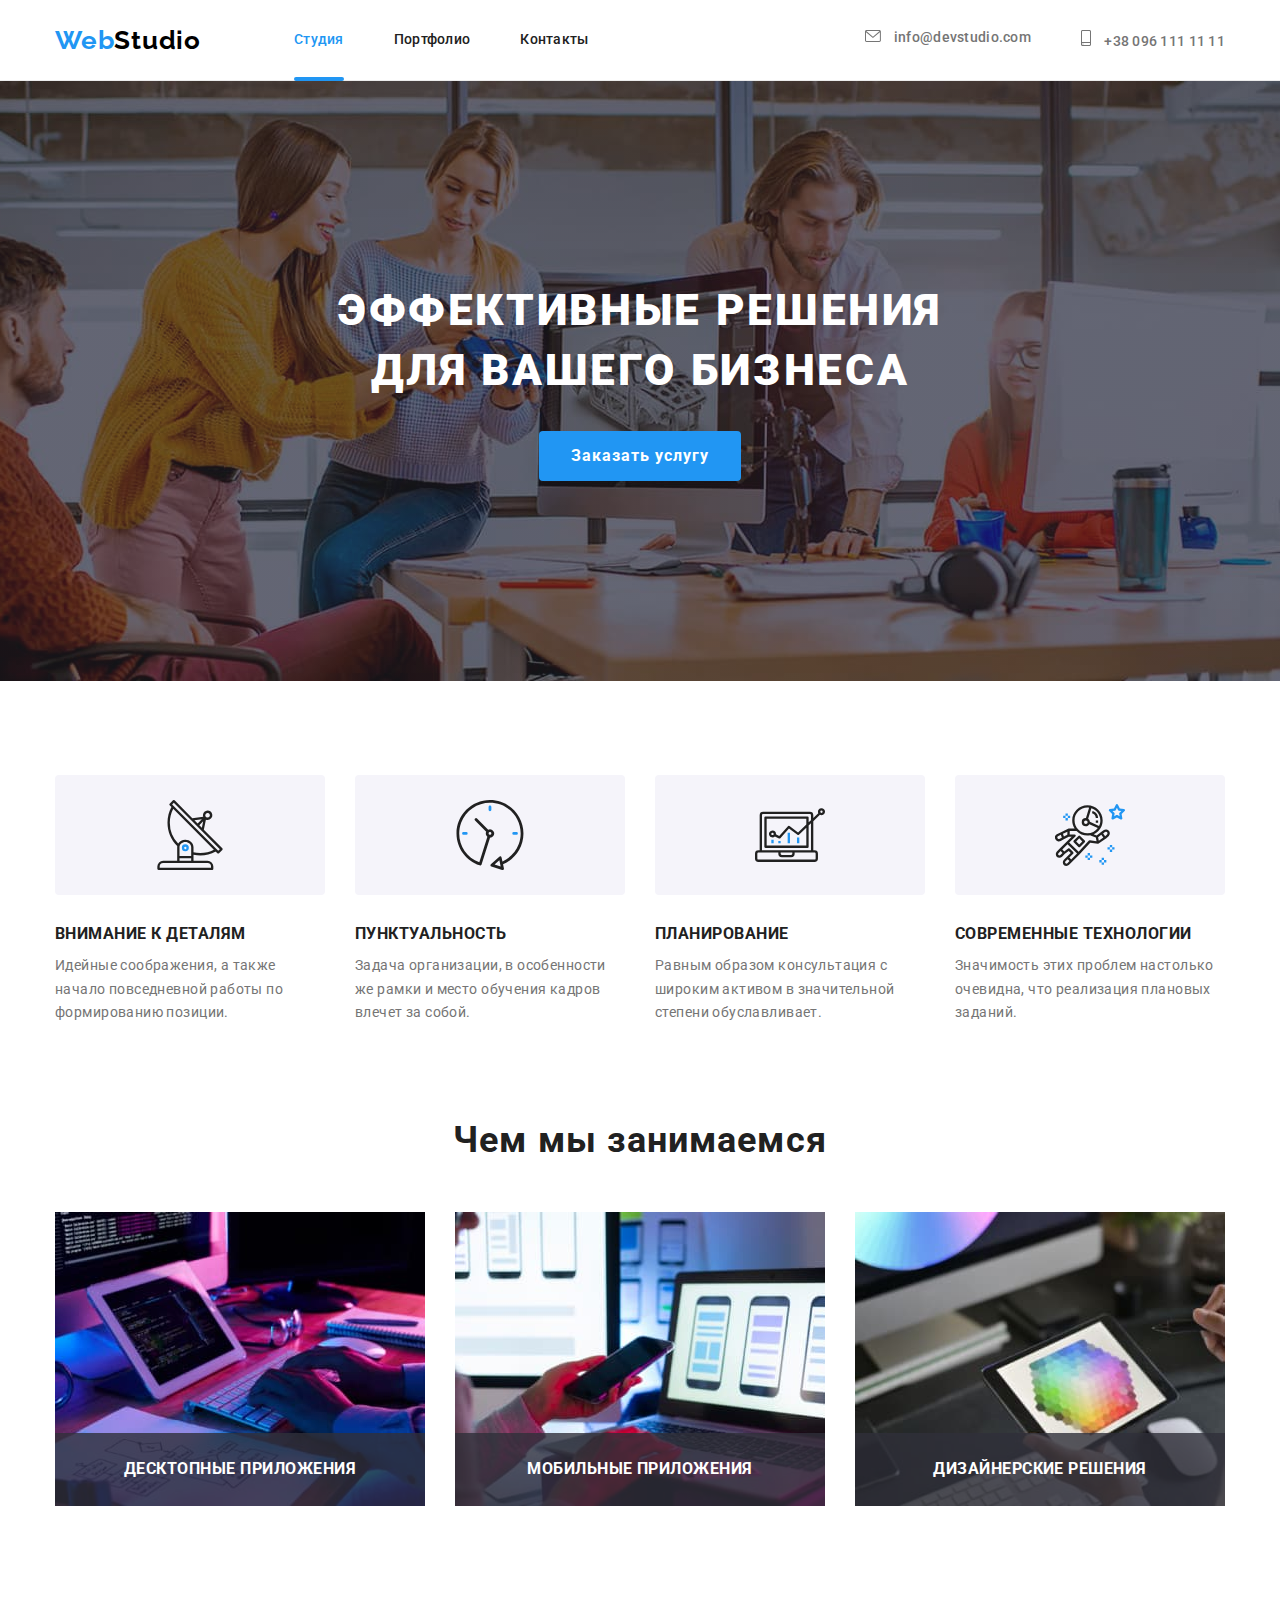
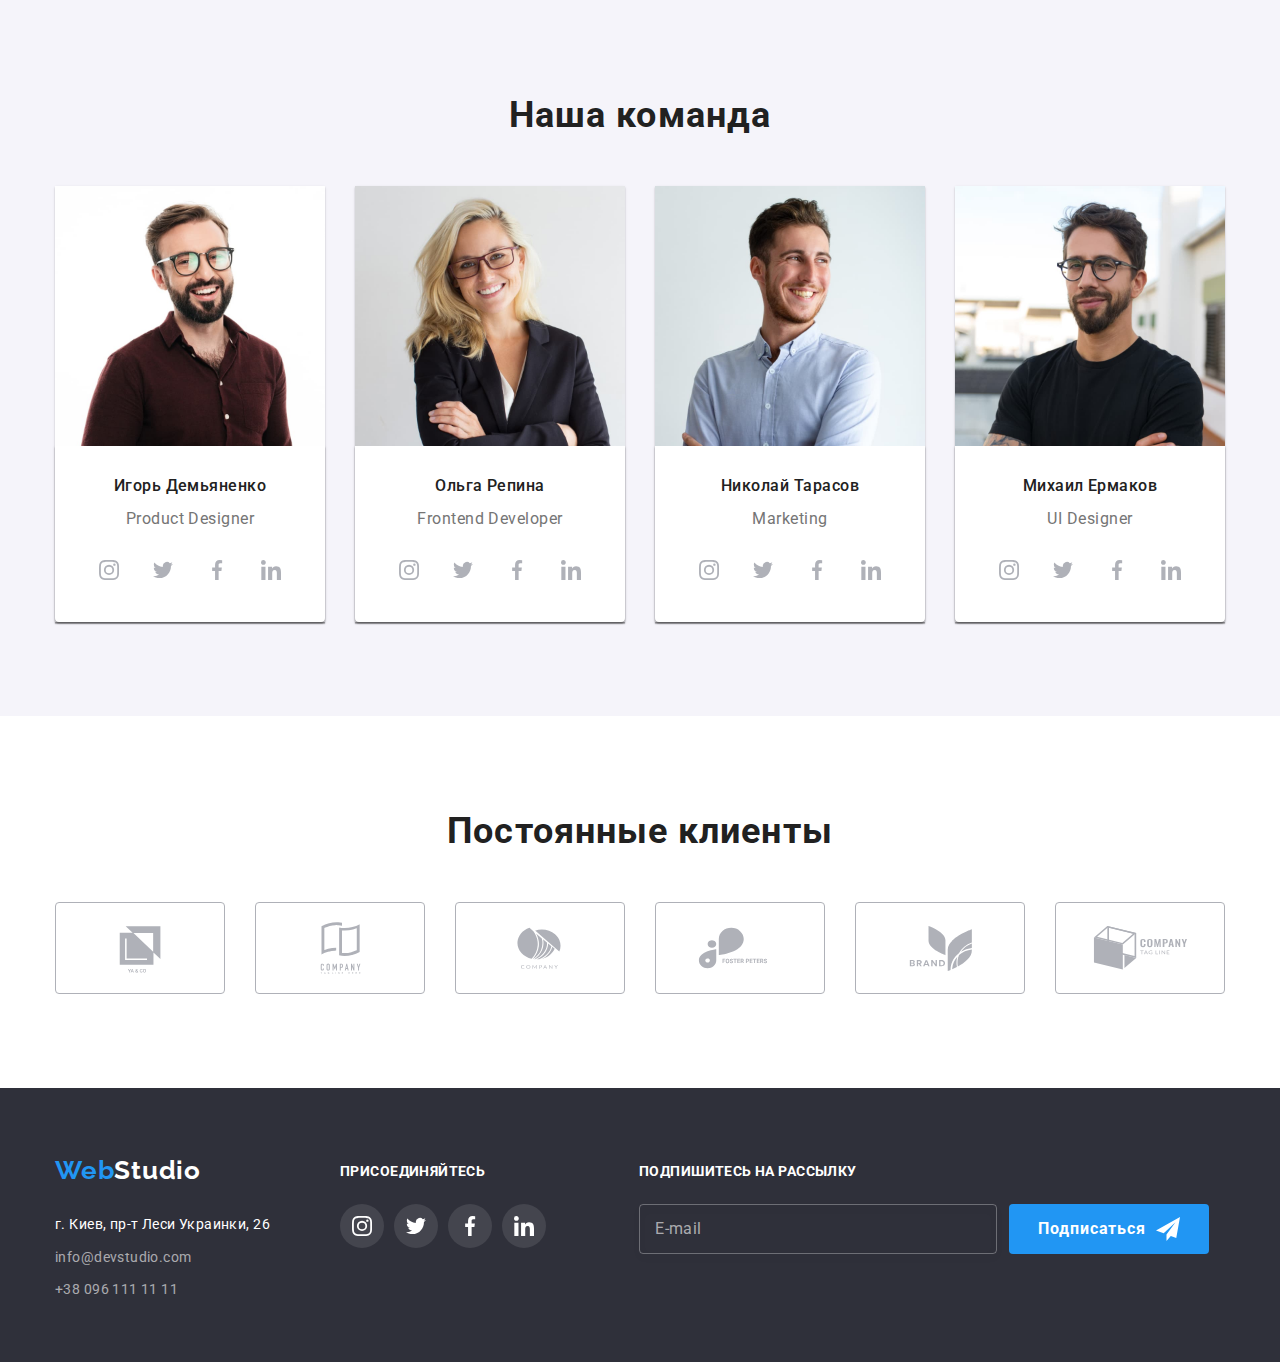
<file: index.html>
<!DOCTYPE html>
<html lang="ru">
<head>
    <meta charset="UTF-8">
    <meta http-equiv="X-UA-Compatible" content="IE=edge">
    <meta name="viewport" content="width=device-width, initial-scale=1.0">
    <title>Web Studio</title>
    <link href="https://fonts.googleapis.com/css2?family=Raleway:wght@700&family=Roboto:wght@400;500;700;900&display=swap" rel="stylesheet">
    <link rel="stylesheet" href="https://cdnjs.cloudflare.com/ajax/libs/modern-normalize/1.1.0/modern-normalize.min.css">
    <link rel="stylesheet" href="./css/styles.css">
</head>
<body>
    <header class="header">
        <nav class="header-nav container">
            <a href="./index.html" class="logo"><span class="web">Web</span>Studio</a>
            
            <ul class="header-list list">
                <li class="header-item"><a href="./index.html" class="link current">Студия</a></li>
                <li class="header-item"><a href="./portfolio.html" rel="noopener nofollow noreferrer" class="link">Портфолио</a></li>
                <li class="header-item"><a href="" class="link">Контакты</a></li>
            </ul>
            
            <ul class="header-contact list">
                <li class="header-item">
                    
                        <a href="mailto:info@devstudio.com" class="header-link">
                        <svg class="header-icon" width="16" height="12">
                            <use href="./images/icons.svg#envelope"></use>
                        </svg>
                        info@devstudio.com</a>
                    
                </li>

                <li class="header-item">
                    <a href="tel:+380961111111" class="header-link">
                        <svg class="header-icon" width="10" height="16">
                            <use href="./images/icons.svg#smartphone"></use>
                        </svg>
                        +38 096 111 11 11</a>
                </li>
            </ul>           
        </nav>
    </header>
        
    <main>
        <section class="hero overlay">
            <div class="hero-thumb">
                <h1 class="hero-title">Эффективные решения для вашего бизнеса</h1>
            </div>
            <button data-modal-open type="button" class="button">Заказать услугу</button>
        </section>

        <section class="benefits section">
            <div class="container">
                <!--<h2 class="benefits-title">Преимущества</h2>-->
                <ul class="benefits-list list">
                    <li class="benefits-item">
                        <div class="benefits-container">
                            <svg class="benefits-icon" width="70" height="70">
                                <use href="./images/icons.svg#antenna"></use>
                            </svg>
                        </div>
                        <h3 class="subtitle">Внимание к деталям</h3>
                        <p class="benefits-text text">Идейные соображения, а также начало повседневной работы по формированию позиции.</p>
                    </li>
                    <li class="benefits-item">
                        <div class="benefits-container">
                            <svg class="benefits-icon" width="70" height="70">
                                <use href="./images/icons.svg#clock"></use>
                            </svg>
                        </div>
                        <h3 class="subtitle">Пунктуальность</h3>
                        <p class="benefits-text text">Задача организации, в особенности же рамки и место обучения кадров влечет за собой.</p>
                    </li>
                    <li class="benefits-item">
                        <div class="benefits-container">
                            <svg class="benefits-icon" width="70" height="70">
                                <use href="./images/icons.svg#diagram"></use>
                            </svg>
                        </div>
                        <h3 class="subtitle">Планирование</h3>
                        <p class="benefits-text text">Равным образом консультация с широким активом в значительной степени обуславливает.</p>
                    </li>
                    <li class="benefits-item">
                        <div class="benefits-container">
                            <svg class="benefits-icon" width="70" height="70">
                                <use href="./images/icons.svg#astronaut"></use>
                            </svg>
                        </div>
                        <h3 class="subtitle">Современные технологии</h3>
                        <p class="benefits-text text">Значимость этих проблем настолько очевидна, что реализация плановых заданий.</p>
                    </li>
                </ul>
            </div>
        </section>

        <section class="work section">
            <div class="container">
                <h2 class="work-title title">Чем мы занимаемся</h2>
                <ul class="work-list list">
                    <li class="work-item">
                        <img src="./images/web.jpg" alt="Разработка веб сайтов" width="370" height="294">
                        <h3 class="work-item-title">Десктопные приложения</h3>
                    </li>
                    <li class="work-item">
                        <img src="./images/mobile.jpg" alt="Разработка мобильных приложений" width="370" height="294">
                        <h3 class="work-item-title">Мобильные приложения</h3>
                    </li>
                    <li class="work-item">
                        <img src="./images/tablet.jpg" alt="Разработка приложений для планшетов" width="370" height="294">
                        <h3 class="work-item-title">Дизайнерские решения</h3>
                    </li>
                </ul>
            </div>
        </section>
        
        <section class="team section">
            <div class="container">
                <h2 class="team-title title">Наша команда</h2>
                <ul class="team-list list">
                    <li class="team-item">
                        <img src="./images/Demyanenko.jpg" alt="Фото Игорь Демьяненко" width="270" height="260">
                        <div class="team-card">
                            <h3 class="name-team-title">Игорь Демьяненко</h3>
                            <p class="team-profession text">Product Designer</p>
                            <ul class="team-network list">
                                <li class="team-network-item">
                                    <a href="" class="team-network-link">
                                        <svg class="team-network-icon" width="20" height="20">
                                            <use href="./images/icons.svg#instagram"></use>
                                        </svg>
                                    </a>
                                </li>
                                <li class="team-network-item">
                                    <a href="" class="team-network-link">
                                        <svg class="team-network-icon" width="20" height="20">
                                            <use href="./images/icons.svg#twitter"></use>
                                        </svg>
                                    </a>
                                </li>
                                <li class="team-network-item">
                                    <a href="" class="team-network-link">
                                        <svg class="team-network-icon" width="20" height="20">
                                            <use href="./images/icons.svg#facebook"></use>
                                        </svg>
                                    </a>
                                </li>
                                <li class="team-network-item">
                                    <a href="" class="team-network-link">
                                        <svg class="team-network-icon" width="20" height="20">
                                            <use href="./images/icons.svg#linkedin"></use>
                                        </svg>
                                    </a>
                                </li>
                            </ul>
                        </div>
                    </li>

                    <li class="team-item">
                        <img src="./images/Repina.jpg" alt="Фото Олга Репина" width="270" height="260">
                        <div class="team-card">
                            <h3 class="name-team-title">Ольга Репина</h3>
                            <p class="team-profession text">Frontend Developer</p>
                            <ul class="team-network list">
                                <li class="team-network-item">
                                    <a href="" class="team-network-link">
                                        <svg class="team-network-icon" width="20" height="20">
                                            <use href="./images/icons.svg#instagram"></use>
                                        </svg>
                                    </a>
                                </li>
                                <li class="team-network-item">
                                    <a href="" class="team-network-link">
                                        <svg class="team-network-icon" width="20" height="20">
                                            <use href="./images/icons.svg#twitter"></use>
                                        </svg>
                                    </a>
                                </li>
                                <li class="team-network-item">
                                    <a href="" class="team-network-link">
                                        <svg class="team-network-icon" width="20" height="20">
                                            <use href="./images/icons.svg#facebook"></use>
                                        </svg>
                                    </a>
                                </li>
                                <li class="team-network-item">
                                    <a href="" class="team-network-link">
                                        <svg class="team-network-icon" width="20" height="20">
                                            <use href="./images/icons.svg#linkedin"></use>
                                        </svg>
                                    </a>
                                </li>
                            </ul>
                        </div>
                    </li>

                    <li class="team-item">
                        <img src="./images/Tarasov.jpg" alt="Фото Николай Тарасов" width="270" height="260">
                        <div class="team-card">
                            <h3 class="name-team-title">Николай Тарасов</h3>
                            <p class="team-profession text">Marketing</p>
                            <ul class="team-network list">
                                <li class="team-network-item">
                                    <a href="" class="team-network-link">
                                        <svg class="team-network-icon" width="20" height="20">
                                            <use href="./images/icons.svg#instagram"></use>
                                        </svg>
                                    </a>
                                </li>
                                <li class="team-network-item">
                                    <a href="" class="team-network-link">
                                        <svg class="team-network-icon" width="20" height="20">
                                            <use href="./images/icons.svg#twitter"></use>
                                        </svg>
                                    </a>
                                </li>
                                <li class="team-network-item">
                                    <a href="" class="team-network-link">
                                        <svg class="team-network-icon" width="20" height="20">
                                            <use href="./images/icons.svg#facebook"></use>
                                        </svg>
                                    </a>
                                </li>
                                <li class="team-network-item">
                                    <a href="" class="team-network-link">
                                        <svg class="team-network-icon" width="20" height="20">
                                            <use href="./images/icons.svg#linkedin"></use>
                                        </svg>
                                    </a>
                                </li>
                            </ul>
                        </div>
                    </li>

                    <li class="team-item">
                        <img src="./images/Ermakov.jpg" alt="Фото Михаил Ермаков" width="270" height="260">
                        <div class="team-card">
                            <h3 class="name-team-title">Михаил Ермаков</h3>
                            <p class="team-profession text">UI Designer</p>
                            <ul class="team-network list">
                                <li class="team-network-item">
                                    <a href="" class="team-network-link">
                                        <svg class="team-network-icon" width="20" height="20">
                                            <use href="./images/icons.svg#instagram"></use>
                                        </svg>
                                    </a>
                                </li>
                                <li class="team-network-item">
                                    <a href="" class="team-network-link">
                                        <svg class="team-network-icon" width="20" height="20">
                                            <use href="./images/icons.svg#twitter"></use>
                                        </svg>
                                    </a>
                                </li>
                                <li class="team-network-item">
                                    <a href="" class="team-network-link">
                                        <svg class="team-network-icon" width="20" height="20">
                                            <use href="./images/icons.svg#facebook"></use>
                                        </svg>
                                    </a>
                                </li>
                                <li class="team-network-item">
                                    <a href="" class="team-network-link">
                                        <svg class="team-network-icon" width="20" height="20">
                                            <use href="./images/icons.svg#linkedin"></use>
                                        </svg>
                                    </a>
                                </li>
                            </ul>
                        </div>  
                    </li>
                </ul>
            </div>
        </section>

        <section class="clients section">
            <div class="container">
                <h2 class="clients-title title">Постоянные клиенты</h2>
                <ul class="clients-list list">
                    <li class="clients-item">
                        <div class="clients-container">
                            <a href="" class="clients-link">
                                <svg class="clients-icon" width="106" height="60">
                                    <use href="./images/icons.svg#client-1"></use>
                                </svg>
                            </a>
                        </div>
                    </li>
                    <li class="clients-item">
                        
                            <a href="" class="clients-link">
                                <svg class="clients-icon" width="106" height="60">
                                    <use href="./images/icons.svg#client-2"></use>
                                </svg>
                            </a>
                        
                    </li>
                    <li class="clients-item">
                        <a href="" class="clients-link">
                            <svg class="clients-icon" width="106" height="60">
                                <use href="./images/icons.svg#client-3"></use>
                            </svg>
                        </a>
                    </li>
                    <li class="clients-item">
                        <a href="" class="clients-link">
                            <svg class="clients-icon" width="106" height="60">
                                <use href="./images/icons.svg#client-4"></use>
                            </svg>
                        </a>
                    </li>
                    <li class="clients-item">
                        <a href="" class="clients-link">
                            <svg class="clients-icon" width="106" height="60">
                                <use href="./images/icons.svg#client-5"></use>
                            </svg>
                        </a>
                    </li>
                    <li class="clients-item">
                        <a href="" class="clients-link">
                            <svg class="clients-icon" width="106" height="60">
                                <use href="./images/icons.svg#client-6"></use>
                            </svg>
                        </a>
                    </li>
                </ul>
            </div>
        </section>
    </main>

    <footer class="footer">
        <div class="container">
            <div class="footer-blocks">
                <div class="footer-thumb-contacts">
                <div class="footer-logo">
                    <a href="./index.html" class="studio"><span class="web">Web</span>Studio</a>    
                </div>
                <address>
                    <ul class="footer-list list">
                        <li class="footer-item"><a href="https://goo.gl/maps/NkVbsyTqLQzLsiCr8" target="_blank" rel="noopener noreferrer nofollow" class="footer-link">г. Киев, пр-т Леси Украинки, 26</a></li>
                        <li class="footer-item"><a href="mailto:info@devstudio.com" class="footer-text">info@devstudio.com</a></li>
                        <li class="footer-item"><a href="tel:+380961111111" class="footer-text">+38 096 111 11 11</a></li>
                    </ul>
                </address>
            </div>
        
                <div class="footer-thumb-network">
                    <h3  class="footer-title">присоединяйтесь</h3>
                    <ul class="footer-network list">
                        <li class="footer-network-item">
                            <a href="" class="footer-network-link">
                                <svg class="footer-network-icon" width="20" height="20">
                                    <use href="./images/icons.svg#instagram"></use>
                                </svg>
                            </a>
                        </li>
                        <li class="footer-network-item">
                            <a href="" class="footer-network-link">
                                <svg class="footer-network-icon" width="20" height="20">
                                    <use href="./images/icons.svg#twitter"></use>
                                </svg>
                            </a>
                        </li>
                        <li class="footer-network-item">
                            <a href="" class="footer-network-link">
                                <svg class="footer-network-icon" width="20" height="20">
                                    <use href="./images/icons.svg#facebook"></use>
                                </svg>
                            </a>
                        </li>
                        <li class="footer-network-item">
                            <a href="" class="footer-network-link">
                                <svg class="footer-network-icon" width="20" height="20">
                                    <use href="./images/icons.svg#linkedin"></use>
                                </svg>
                            </a>
                        </li>
                    </ul>
                </div>

                <div class="footer-thumb-subscription">
                    <h3  class="footer-title">Подпишитесь на рассылку</h3>
                        <form class="form-subscription">
                            <label class="email-label">
                                <span class="e-mail">E-mail</span>
                            </label>
                            <input type="email" name="email" class="input-subscription">
                            <button type="submit" class="button-subscription">
                                Подписаться
                            <svg class="subscription-icon" width="24" height="24">
                                <use href="./images/icons.svg#icon-send"></use>
                            </svg>
                            </button>
                        </form>
                </div>
            </div>
        </div>
    </footer>

    <div class="backdrop is-hidden" data-modal>
        <div class="modal">
            <button data-modal-close class="close-btn">
                <svg class="close-icon" width="18" height="18">
                    <use href="./images/icons.svg#close"></use>
                </svg>
            </button>
            
            <p class="form-title">Оставьте свои данные, мы вам перезвоним</p>
            <form class="form js-speaker-form">
                <label class="form-field">
                    <span class="form-label">Имя</span>
                    <input class="form-input" type="text" name="name">
                    <svg class="form-icon" width="18" height="18">
                    <use href="./images/icons.svg#person-black"></use>
                    </svg>
                </label>

                <label class="form-field">
                    <span class="form-label">Телефон</span>
                    <input class="form-input" type="tel" name="tel">
                    <svg class="form-icon" width="18" height="18">
                    <use href="./images/icons.svg#phone-black"></use>
                    </svg>
                </label>

                <label class="form-field">
                    <span class="form-label">Почта</span>
                    <input class="form-input" type="email" name="email">
                    <svg class="form-icon" width="18" height="18">
                    <use href="./images/icons.svg#email-black"></use>
                    </svg>
                </label>

                <label class="form-field field">
                    <span  class="form-label">Комментарий</span>
                    <textarea class="textarea" name="comment" rows="10" placeholder="Введите текст"></textarea>
                </label>

                <div class="checkbox-field">
                    <input 
                    class="checkbox" 
                    type="checkbox" 
                    name="checkbox"
                    id="checkbox" 
                    value="Соглашаюсь с рассылкой и принимаю"
                    />
                    <label for="checkbox" class="checkbox-text">
                        <span>
                            <svg class="checkbox-icon" width="16" height="15">
                                <use href="./images/icons.svg#icon-check"></use>
                            </svg>
                        </span>
                        Соглашаюсь с рассылкой и принимаю
                        <a href="./index.html" class="checkbox-link">Условия договора</a>
                    </label>
                </div>

                <div class="send">
                    <button type="submit" class="button send">
                        Отправить
                    </button>
                </div>
            </form>
        </div>
    </div>

    <script src="./js/modal.js"></script>
</body>
</html>
</file>
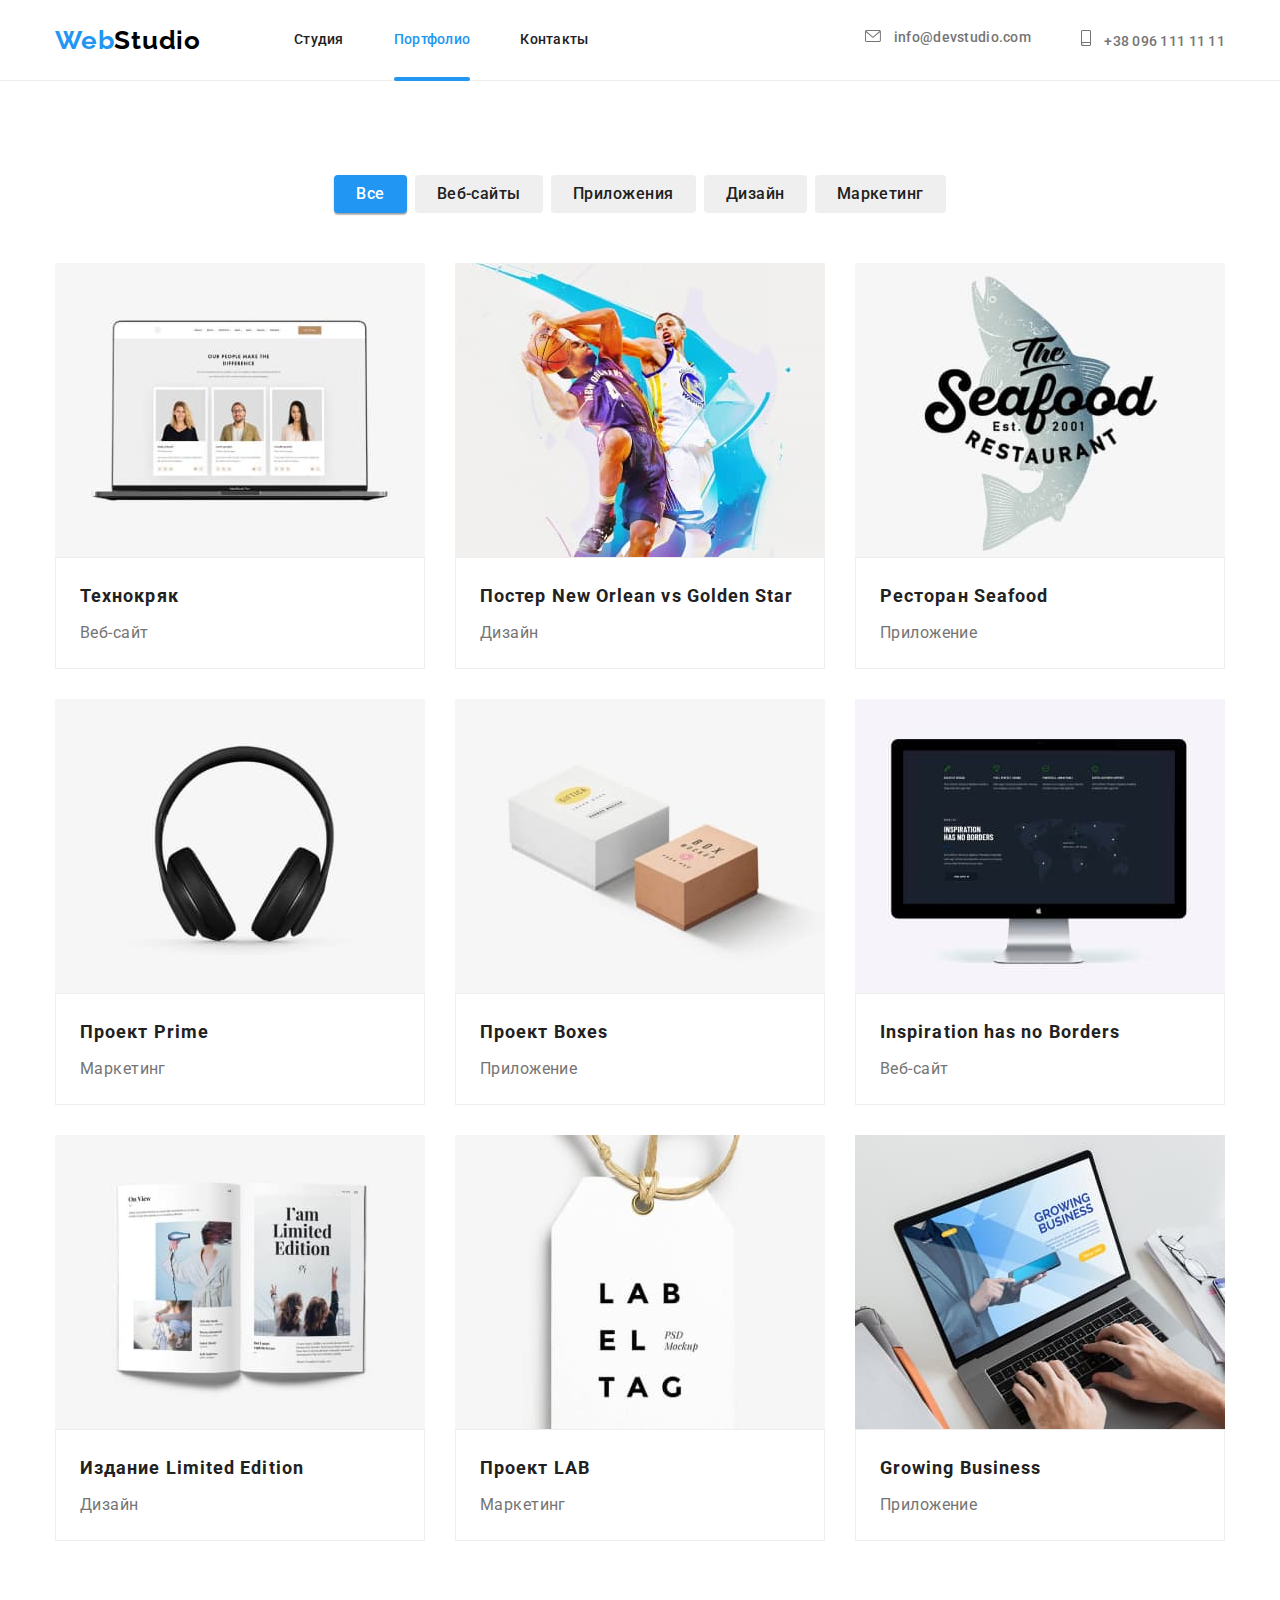
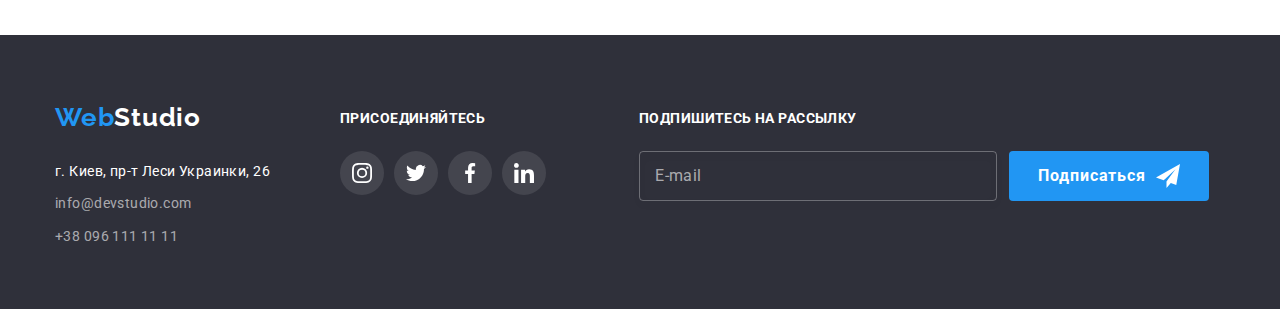
<file: portfolio.html>
<!DOCTYPE html>
<html lang="ru">
<head>
    <meta charset="UTF-8">
    <meta http-equiv="X-UA-Compatible" content="IE=edge">
    <meta name="viewport" content="width=device-width, initial-scale=1.0">
    <title>Web Studio</title>
    <link href="https://fonts.googleapis.com/css2?family=Raleway:wght@700&family=Roboto:wght@400;500;700;900&display=swap" rel="stylesheet">
    <link rel="stylesheet" href="https://cdnjs.cloudflare.com/ajax/libs/modern-normalize/1.1.0/modern-normalize.min.css">
    <link rel="stylesheet" href="./css/styles.css">
</head>
<body>
    <header class="header">
        <nav class="header-nav container">
            <a href="./index.html" class="logo"><span class="web">Web</span>Studio</a>
            
            <ul class="header-list list">
                <li class="header-item"><a href="./index.html" class="link">Студия</a></li>
                <li class="header-item"><a href="./portfolio.html" rel="noopener nofollow noreferrer" class="link current">Портфолио</a></li>
                <li class="header-item"><a href="" class="link">Контакты</a></li>
            </ul>
            
            <ul class="header-contact list">
                <li class="header-item">
                    
                    <a href="mailto:info@devstudio.com" class="header-link">
                    <svg class="header-icon" width="16" height="12">
                        <use href="./images/icons.svg#envelope"></use>
                    </svg>
                    info@devstudio.com</a>
                
                </li>
                
                <li class="header-item">
                    <a href="tel:+380961111111" class="header-link">
                        <svg class="header-icon" width="10" height="16">
                            <use href="./images/icons.svg#smartphone"></use>
                        </svg>
                        +38 096 111 11 11</a>
                </li>
            </ul>           
        </nav>
    </header>
    
    <main>
        <section class="portfolio section">
            <div class="container">
                <!--<h1>Галерея</h1>-->
                <ul class="filter-list list">
                    <li class="filter-item"><button type="button" class="filter current">Все</button></li>
                    <li class="filter-item"><button type="button" class="filter">Веб-сайты</button></li>
                    <li class="filter-item"><button type="button" class="filter">Приложения</button></li>
                    <li class="filter-item"><button type="button" class="filter">Дизайн</button></li>
                    <li class="filter-item"><button type="button" class="filter">Маркетинг</button></li>
                </ul>

                <ul class="portfolio-list list">
                    <li class="portfolio-item">
                        <a class="portfolio-card-link" href="">
                            <div class="portfolio-thumbs">
                                <img src="./images/img.jpg" alt="Экран ноутбука" width="370" height="294"> 
                                <div class="portfolio-overlay">
                                    <p class="portfolio-thumbs-text">Ресурс предлагает комплексные предложения с разным уровнем функционала и сервисов. Все это позволит посетителю получить исчерпывающие сведения о компании или частном лице.</p>
                                </div>
                            </div> 

                            <div class="card-content">
                                <h2 class="portfolio-title">Технокряк</h2>
                                <p class="portfolio-text text">Веб-сайт</p>
                            </div> 
                        </a>  
                    </li>

                    <li class="portfolio-item">
                        <a class="portfolio-card-link" href="">
                            <div class="portfolio-thumbs">
                                <img src="./images/img1.jpg" alt="Баскетболисты" width="370" height="294"> 
                                <div class="portfolio-overlay">
                                    <p class="portfolio-thumbs-text">Ресурс предлагает комплексные предложения с разным уровнем функционала и сервисов. Все это позволит посетителю получить исчерпывающие сведения о компании или частном лице.</p>
                                </div>
                            </div>
                            
                            <div class="card-content">
                                <h2 class="portfolio-title">Постер New Orlean vs Golden Star</h2>
                                <p class="portfolio-text text">Дизайн</p>
                            </div>   
                        </a>
                    </li>

                    <li class="portfolio-item">
                        <a class="portfolio-card-link" href="">
                            <div class="portfolio-thumbs">
                                <img src="./images/img2.jpg" alt="Эмблема ресторана" width="370" height="294"> 
                                <div class="portfolio-overlay">
                                    <p class="portfolio-thumbs-text">Ресурс предлагает комплексные предложения с разным уровнем функционала и сервисов. Все это позволит посетителю получить исчерпывающие сведения о компании или частном лице.</p>
                                </div>
                            </div>
                            
                            <div class="card-content">
                                <h2 class="portfolio-title">Ресторан Seafood</h2>
                                <p class="portfolio-text text">Приложение</p>
                            </div> 
                        </a>
                    </li>

                    <li class="portfolio-item">
                        <a class="portfolio-card-link" href="">
                            <div class="portfolio-thumbs">
                                <img src="./images/img3.jpg" alt="Наушники" width="370" height="294">
                                <div class="portfolio-overlay">
                                    <p class="portfolio-thumbs-text">Ресурс предлагает комплексные предложения с разным уровнем функционала и сервисов. Все это позволит посетителю получить исчерпывающие сведения о компании или частном лице.</p>
                                </div>
                            </div>
                            
                            <div class="card-content">
                                <h2 class="portfolio-title">Проект Prime</h2>
                                <p class="portfolio-text text">Маркетинг</p>
                            </div>    
                        </a>
                    </li>

                    <li class="portfolio-item">
                        <a class="portfolio-card-link" href="">
                            <div class="portfolio-thumbs">
                                <img src="./images/img4.jpg" alt="Коробки" width="370" height="294">
                                <div class="portfolio-overlay">
                                    <p class="portfolio-thumbs-text">Ресурс предлагает комплексные предложения с разным уровнем функционала и сервисов. Все это позволит посетителю получить исчерпывающие сведения о компании или частном лице.</p>
                                </div>
                            </div>
                            
                            <div class="card-content">
                                <h2 class="portfolio-title">Проект Boxes</h2>
                                <p class="portfolio-text text">Приложение</p>
                            </div>
                        </a>
                    </li>

                    <li class="portfolio-item">
                        <a class="portfolio-card-link" href="">
                            <div class="portfolio-thumbs">
                                <img src="./images/img5.jpg" alt="Монитор" width="370" height="294">
                                <div class="portfolio-overlay">
                                    <p class="portfolio-thumbs-text">Ресурс предлагает комплексные предложения с разным уровнем функционала и сервисов. Все это позволит посетителю получить исчерпывающие сведения о компании или частном лице.</p>
                                </div>
                            </div>
                            
                            <div class="card-content">
                                <h2 class="portfolio-title">Inspiration has no Borders</h2>
                                <p class="portfolio-text text">Веб-сайт</p>
                            </div>
                        </a>
                    </li>

                    <li class="portfolio-item">
                        <a class="portfolio-card-link" href="">
                            <div class="portfolio-thumbs">
                                <img src="./images/img6.jpg" alt="Журнал" width="370" height="294">
                                <div class="portfolio-overlay">
                                    <p class="portfolio-thumbs-text">Ресурс предлагает комплексные предложения с разным уровнем функционала и сервисов. Все это позволит посетителю получить исчерпывающие сведения о компании или частном лице.</p>
                                </div>
                            </div>
                            
                            <div class="card-content">
                                <h2 class="portfolio-title">Издание Limited Edition</h2>
                                <p class="portfolio-text text">Дизайн</p>
                            </div>
                        </a>
                    </li>

                    <li class="portfolio-item">
                        <a class="portfolio-card-link" href="">
                            <div class="portfolio-thumbs">
                                <img src="./images/img7.jpg" alt="Бирка" width="370" height="294">
                                <div class="portfolio-overlay">
                                    <p class="portfolio-thumbs-text">Ресурс предлагает комплексные предложения с разным уровнем функционала и сервисов. Все это позволит посетителю получить исчерпывающие сведения о компании или частном лице.</p>
                                </div>
                            </div>
                            
                            <div class="card-content">
                                <h2 class="portfolio-title">Проект LAB</h2>
                                <p class="portfolio-text text">Маркетинг</p>
                            </div>
                        </a>
                    </li>

                    <li class="portfolio-item">
                        <a class="portfolio-card-link" href="">
                            <div class="portfolio-thumbs">
                                <img src="./images/img8.jpg" alt="Человек печатает на ноутбуку" width="370" height="294">
                                <div class="portfolio-overlay">
                                    <p class="portfolio-thumbs-text">Ресурс предлагает комплексные предложения с разным уровнем функционала и сервисов. Все это позволит посетителю получить исчерпывающие сведения о компании или частном лице.</p>
                                </div>
                            </div>
                            
                            <div class="card-content">
                                <h2 class="portfolio-title">Growing Business</h2>
                                <p class="portfolio-text text">Приложение</p>
                            </div>
                            
                        </a>
                    </li>
                </ul>
            </div>
        </section>      
    </main>

    <footer class="footer">
        <div class="container">
            <div class="footer-blocks">
                <div class="footer-thumb-contacts">
                <div class="footer-logo">
                    <a href="./index.html" class="studio"><span class="web">Web</span>Studio</a>    
                </div>
                <address>
                    <ul class="footer-list list">
                        <li class="footer-item"><a href="https://goo.gl/maps/NkVbsyTqLQzLsiCr8" target="_blank" rel="noopener noreferrer nofollow" class="footer-link">г. Киев, пр-т Леси Украинки, 26</a></li>
                        <li class="footer-item"><a href="mailto:info@devstudio.com" class="footer-text">info@devstudio.com</a></li>
                        <li class="footer-item"><a href="tel:+380961111111" class="footer-text">+38 096 111 11 11</a></li>
                    </ul>
                </address>
            </div>
        
                <div class="footer-thumb-network">
                    <h3  class="footer-title">присоединяйтесь</h3>
                    <ul class="footer-network list">
                        <li class="footer-network-item">
                            <a href="" class="footer-network-link">
                                <svg class="footer-network-icon" width="20" height="20">
                                    <use href="./images/icons.svg#instagram"></use>
                                </svg>
                            </a>
                        </li>
                        <li class="footer-network-item">
                            <a href="" class="footer-network-link">
                                <svg class="footer-network-icon" width="20" height="20">
                                    <use href="./images/icons.svg#twitter"></use>
                                </svg>
                            </a>
                        </li>
                        <li class="footer-network-item">
                            <a href="" class="footer-network-link">
                                <svg class="footer-network-icon" width="20" height="20">
                                    <use href="./images/icons.svg#facebook"></use>
                                </svg>
                            </a>
                        </li>
                        <li class="footer-network-item">
                            <a href="" class="footer-network-link">
                                <svg class="footer-network-icon" width="20" height="20">
                                    <use href="./images/icons.svg#linkedin"></use>
                                </svg>
                            </a>
                        </li>
                    </ul>
                </div>

                <div class="footer-thumb-subscription">
                    <h3  class="footer-title">Подпишитесь на рассылку</h3>
                        <form class="form-subscription">
                            <label class="email-label">
                                <span class="e-mail">E-mail</span>
                            </label>
                            <input type="email" name="email" class="input-subscription">
                            <button type="submit" class="button-subscription">
                                Подписаться
                            <svg class="subscription-icon" width="24" height="24">
                                <use href="./images/icons.svg#icon-send"></use>
                            </svg>
                            </button>
                        </form>
                </div>
            </div>
        </div>
    </footer>
</body>
</html>
</file>
<file: css/styles.css>
:root {
    --main-text-color: #757575;
    --title-text-color: #212121;
    --accent-color: #2196F3;
    --hero-text-color: #FFFFFF;
    --footer-contact-color: rgba(255, 255, 255, 0.6);

    --bgc-hero-color: #2F303A;
    --bgc-main: #E5E5E5;
    --bgc-team: #F5F4FA;
    --white: #FFFFFF;
    --card-shadow: 0px 2px 1px -1px rgba(0, 0, 0, 0.2), 0px 1px 1px 0px  rgba(0, 0, 0, 0.14), 0px 1px 3px 0px rgba(0, 0, 0, 0.12);
}

body {
    color: var(--main-text-color);
    background-color: var(--white);
    font-family: Roboto, sans-serif; 
    font-weight: 400;
    font-size: 14px;
    line-height: 1.71;
    letter-spacing: 0.03em;}

.container {
    width: 1200px;
    padding-left: 15px;
    padding-right: 15px;
    margin-left: auto;
    margin-right: auto;   
}

.section {
    padding-top: 94px;
    padding-bottom: 94px;
}

.title {
    margin-top: 0;
    margin-bottom: 50px;
    padding-top: 0;

    color: var(--title-text-color);
    font-weight: 700;
    font-size: 36px;
    line-height: 1.17;
    text-align: center;
    letter-spacing: 0.03em;
}

.list {
    margin: 0;
    padding: 0;
    list-style: none;
}

.text {
    margin-top: 0;
    margin-bottom: 0;
}

img {
    display: block;
    max-width: 100%;
    height: auto;
}

/*-------------------------------HEADER-------------------------------*/

/*==========ЛОГОТИП========*/
.logo {color: #000000;}
.web {color: var(--accent-color);}
.logo, .web, .studio {
    font-family: Raleway, sans-serif;
    font-weight: 700;
    font-size: 26px;
    line-height: 1,19;
    letter-spacing: 0.03em;
    text-decoration: none;}

/*========HEADER-LIST========*/

.header {
    border-bottom: 1px solid #ECECEC;
}
.header-nav {
    display: flex;
    align-items: center;
}
.header-list {
    display: flex;
    margin: 0px 0px 0px 93px;

    font-weight: 500; 
    line-height: 1.14;
    letter-spacing: 0.02em;}

.header-item + .header-item {
    margin-left: 50px;
}
.header-list .link {
    display: block;
    padding-top: 32px;
    padding-bottom: 32px;
    position: relative;

    color: var(--title-text-color);
    text-decoration: none;

    transition: color 250ms cubic-bezier(0.4, 0, 0.2, 1);
}
.header-list .link:hover,
.header-list .link:focus,
.header-list .link.current {
    color: var(--accent-color);}

.header-list .current::after {
    content: '';
    position: absolute;
    left: 0;
    bottom:-1px;
    width: 100%;
    height: 4px;
    background: var(--accent-color);
    border-radius: 2px;
}

/*============HEADER-CONTACT==========*/
.header-contact {
    display: flex;
    margin-left: auto;

    font-weight: 500;
    line-height: 1.14;
    letter-spacing: 0.02em;
    fill: var(--main-text-color);
}

.header-icon {
    margin-right: 10px;
}

.header-link {
    color: var(--main-text-color);
    text-decoration: none;
    padding-top: 32px;
    padding-bottom: 32px;
    transition: color 250ms cubic-bezier(0.4, 0, 0.2, 1),
    fill 250ms cubic-bezier(0.4, 0, 0.2, 1);}
.header-link:hover,
.header-link:focus {
    color: var(--accent-color);
    fill: var(--accent-color);}


/*=======================СТИЛИ ДЛЯ index.html===========================*/

/*---------------------------------HERO-------------------------------*/

/* ==========HERO========= */

.overlay {
    max-width: 1600px;
    height: 600px;
    margin-left: auto;
    margin-right: auto;
    background-image: linear-gradient(
        to right, 
        rgba(47, 48, 58, 0.4), 
        rgba(47, 48, 58, 0.4)),
        url(../images/hero.jpg);
    background-repeat: no-repeat;
    background-size: cover;
    background-position: center;
}

.hero {
    display: block;
    text-align: center;
    
    padding-top: 200px;
    padding-bottom: 200px;
    background-color: #C4C4C4;;
}
.hero-thumb {
    width: 696px;
    margin: 0 auto;
    text-align: center;
}
.hero-title {
    margin-top: 0;
    margin-bottom: 30px;
    color: var(--hero-text-color);
    font-weight: 900;
    font-size: 44px;
    line-height: 1.36;
    letter-spacing: 0.06em;
    text-transform: uppercase;}

.button {
    align-items: center;
    border-radius: 4px;
    padding: 10px 32px;
    min-width: 200px;
    border: transparent;
    
    color: var(--white);
    background-color: var(--accent-color);
    text-align: center;
    font-family: 'Roboto';
    font-weight: 700;
    font-size: 16px;
    line-height: 1.88;
    letter-spacing: 0.06em;
    cursor: pointer;
    transition: background-color 250ms cubic-bezier(0.4, 0, 0.2, 1);}
.button:hover,
.button:focus {
    background-color: #188CE8}

/*============BENEFITS=========*/

.benefits-list, 
.work-list,
.team-list {display: flex;}

.benefits-item + .benefits-item {margin-left: 30px;}
.benefits-item {padding: 0;}

.benefits-container {
    background: var(--bgc-team);
    border-radius: 4px;
    width: 270px;
    height: 120px;
    display: flex;
    align-items: center;
    justify-content: center;
    margin-bottom: 30px;
}
.benefits-icon {
    display: block;
    content: '';
    align-items: center;
}

.subtitle {
    margin-top: 0;
    margin-bottom: 10px;

    color: var(--title-text-color);
    font-weight: 700;
    line-height: 1.14;
    letter-spacing: 0.03em;
    text-transform: uppercase;}

/* ==========WORK=========== */

.work {
    padding-top: 0;
}
.work-item {
    position: relative;
}
.work-item + .work-item {margin-left: 30px;}

.work-item-title {
    position: absolute;
    left: 0;
    bottom: 0;
    width: 100%;

    margin: 0;
    padding-top: 27px;
    padding-bottom: 27px;

    font-weight: 700;
    line-height: 1.14;
    text-align: center;
    letter-spacing: 0.03em;
    text-transform: uppercase;
    background-color: rgba(47, 48, 58, 0.8);;
    color: var(--hero-text-color);
}

/* ==========TEAM=========== */

.team {
    background-color: var(--bgc-team);
} 

.team-item {
    background: #FFFFFF;
    box-shadow: 0px 1px 3px rgba(0, 0, 0, 0.12), 0px 1px 1px rgba(0, 0, 0, 0.14), 0px 2px 1px rgba(0, 0, 0, 0.2);
    border-radius: 0px 0px 4px 4px;
}
.team-item + .team-item {margin-left: 30px;} 

.name-team-title {
    margin-top: 0;
    margin-bottom: 10px;

    color: var(--title-text-color);
    font-weight: 500;
    font-size: 16px;
    line-height: 1.19;
    text-align: center;
    letter-spacing: 0.03em;}

.team-profession {
    font-size: 16px;
    line-height: 1.19x;
    text-align: center;
    letter-spacing: 0.03em;
    margin-bottom: 16px;}

.team-card {
    padding-top: 30px;
    padding-bottom: 30px;
    box-shadow: 0px 1px 3px rgba(0, 0, 0, 0.12), 0px 1px 1px rgba(0, 0, 0, 0.14), 0px 2px 1px rgba(0, 0, 0, 0.2);
}

.team-network, .clients-list {
    display: flex;
    justify-content: center;
}

.team-network-link {
    padding: 12px;
    width: 44px;
    height: 44px;
    border-radius: 50%;
    display: block;
    fill: #AFB1B8;
    transition: background-color 250ms cubic-bezier(0.4, 0, 0.2, 1),
    fill 250ms cubic-bezier(0.4, 0, 0.2, 1);
}

.team-network-link:not(:last-child) {
    margin-right: 10px;
}

.team-network-link:hover {
    background-color: var(--accent-color);
    fill: var(--hero-text-color);
}

.team-network-item + .team-network-item {margin-left: 10px;}

.clients-link {
    display: block;
    padding: 16px 32px;
    width: 170px;
    height: 92px;
    border: 1px solid #AFB1B8;
    border-radius: 4px;
    fill: #AFB1B8;
    transition: fill 250ms cubic-bezier(0.4, 0, 0.2, 1),
    border-color 250ms cubic-bezier(0.4, 0, 0.2, 1);
}
.clients-item + .clients-item { margin-left: 30px;}

.clients-link:hover {
    fill: var(--accent-color);
    border-color: var(--accent-color);
}

/*------------------------------FOOTER----------------------------*/

.footer {
    background-color: var(--bgc-hero-color);
    padding-top: 60px;
    padding-bottom: 60px;}

.footer-blocks {
    display: flex;
    flex-wrap: wrap;
}

/*=========Logo=====*/

.studio {
    color: var(--white);
}
.footer-logo {margin-bottom: 20px;}

.footer-item:not(:last-child){margin-bottom: 9px;}

.footer-link {
    font-style: normal;
    color:var(--white);
    text-decoration: none;
    transition: color 250ms cubic-bezier(0.4, 0, 0.2, 1);}

.footer-text {
    font-style: normal;
    color: var(--footer-contact-color);
    text-decoration: none;
    transition: color 250ms cubic-bezier(0.4, 0, 0.2, 1);}

.footer-text:hover,
.footer-link:hover,
.footer-text:focus,
.footer-link:focus {
    color:var(--accent-color)}

.footer-thumb-network {
    margin-left: 70px;
    padding-top: 12px;
    
}

.footer-title {
    padding: 0;
    margin-top: 0;
    margin-bottom: 20px;
    font-weight: 700;
    font-size: 14px;
    line-height: 1,14;
    letter-spacing: 0.03em;
    text-transform: uppercase;
    color: var(--hero-text-color);
}

.footer-network {
    display: flex;
    align-items: center;
    
}

.footer-network-link {
    padding: 12px;
    width: 44px;
    height: 44px;
    border-radius: 50%;
    display: block;
    fill: var(--hero-text-color);
    background-color:  rgba(255, 255, 255, 0.1);
    transition: background-color 250ms cubic-bezier(0.4, 0, 0.2, 1),
    fill 250ms cubic-bezier(0.4, 0, 0.2, 1);
}

.footer-network-item + .footer-network-item {margin-left: 10px;}

.footer-network-link:hover {
    background-color: var(--accent-color);
    fill: var(--hero-text-color);
}

.footer-thumb-subscription {
    
    margin-left: 93px;
    padding-top: 12px;
}

/* .footer-subscription {
    display: flex;
} */

.form-subscription {
    display: flex;
}
.e-mail {
    position: absolute;
    padding-top: 15px;
    padding-left: 16px;
    font-weight: 400;
    font-size: 16px;
    line-height: 1.25;
    display: flex;
    align-items: center;
    letter-spacing: 0.03em;
    color: rgba(255, 255, 255, 0.6);
}

.input-subscription {
    width: 358px;
    height: 50px;
    padding-left: 79px;
    margin-right: 12px;
    outline: none;
    border: 1px solid rgba(255, 255, 255, 0.3);
    filter: drop-shadow(0px 4px 4px rgba(0, 0, 0, 0.15));
    border-radius: 4px;
    background-color: transparent;
    color: rgba(255, 255, 255, 0.6);
    font-style: 16px;

    transition: border-color 250ms cubic-bezier(0.4, 0, 0.2, 1);
}

.input-subscription:hover,
.input-subscription:focus-within {
    border-color: var(--accent-color);
}
.button-subscription {
    display: flex;
    align-items: center;
    justify-content: center;
    
    border-radius: 4px;
    padding: 10px ;
    min-width: 200px;
    border: transparent;
    
    color: var(--white);
    background-color: var(--accent-color);
    text-align: center;
    font-family: 'Roboto';
    font-weight: 700;
    font-size: 16px;
    line-height: 1.88;
    letter-spacing: 0.06em;
    cursor: pointer;
    transition: background-color 250ms cubic-bezier(0.4, 0, 0.2, 1);}
.button-subscription:hover,
.button-subscription:focus {
    background-color: #188CE8}

.subscription-icon {
    display: flex;
    content: '';
    margin-left: 10px;
}
/*========================СТИЛИ ДЛЯ portfolio.html===================*/

/*========ФИЛЬТР=======*/

.filter-item + .filter-item {margin-left: 8px;}

.filter {
    padding: 6px 22px;
    margin-bottom: 0;
    border-radius: 4px;
    border: transparent;

    color: var(--title-text-color);
    font-weight: 500;
    font-size: 16px;
    line-height: 1.62;
    text-align: center;
    letter-spacing: 0.03em;
    cursor: pointer;
    transition: color 250ms cubic-bezier(0.4, 0, 0.2, 1),
    background-color 250ms cubic-bezier(0.4, 0, 0.2, 1),
    box-shadow 250ms cubic-bezier(0.4, 0, 0.2, 1);}
.filter:hover,
.filter:focus,
.filter.current {
    color: var(--white);
    background-color: var(--accent-color);
    box-shadow: 0px 1px 3px rgba(0, 0, 0, 0.12), 0px 1px 1px rgba(0, 0, 0, 0.14), 0px 2px 1px rgba(0, 0, 0, 0.2);}

.filter-list, .portfolio-list, .clients-list {
    display: flex;
    flex-wrap: wrap;
}
.filter-list {
    margin-bottom: 50px;
    justify-content: center;
}
/*=========PORTFOLIO=======*/

.portfolio-list a {
    text-decoration: none;}

.portfolio-card-link {
    transition: box-shadow 250ms cubic-bezier(0.4, 0, 0.2, 1);
    /* overflow: hidden; */
    
}
.portfolio-card-link:hover, .portfolio-card-link:focus {
    display: block;
    box-shadow: inset 0px 1px 3px rgba(0, 0, 0, 0.12), 0px 1px 1px rgba(0, 0, 0, 0.14), 0px 2px 1px rgba(0, 0, 0, 0.2);
}

.portfolio-item {
    margin-right: 30px;
    margin-bottom: 30px;
    
}

.portfolio-item:nth-child(3n) {
    margin-right: 0;
}
.portfolio-item:nth-last-child(-n+3){
    margin-bottom: 0;
}

.portfolio-card-link:hover .portfolio-overlay, 
.portfolio-card-link:focus .portfolio-overlay {
    transform: translateY(0);
    opacity: 1;
}

.portfolio-overlay:hover {
    opacity: 1;
}
.portfolio-thumbs {
    position: relative;
    overflow: hidden;
}

.portfolio-overlay {
    position: absolute;
    top: 0;
    left: 0;
    width: 100%;
    height: 100%;
    background: rgba(33, 150, 243, 0.9);
    opacity: 0;
    transform: translateY(100%);
    transition: transform 250ms cubic-bezier(0.4, 0, 0.2, 1), opacity 250ms cubic-bezier(0.4, 0, 0.2, 1);
}
.portfolio-thumbs-text {
    position: absolute;
    top: 0;
    left: 0;
    margin: 0;
    padding: 63px 24px;
    width: 100%;
    height: 100%;

    font-size: 18px;
    line-height: 1.56;
    color: var(--hero-text-color);
}

.card-content {
    padding: 20px 24px;
    border: 1px solid #EEEEEE;
}
.portfolio-title {
    margin-top: 0;
    margin-bottom: 4px;
    color: var(--title-text-color);
    font-weight: 700;
    font-size: 18px;
    line-height: 2;
    letter-spacing: 0.06em;}

.portfolio-text {
    color: var(--main-text-color);
    font-size: 16px;
    line-height: 1.88;}


/* ----------------------------BACKDROP-------------------------- */
.backdrop {
    position: fixed;
    top: 0;
    left: 0;
    width: 100%;
    height: 100%;
    background-color: rgba(0, 0, 0, 0.2);

    opacity: 1;
    transition: opacity 250ms cubic-bezier(0.4, 0, 0.2, 1),
    visibility 250ms cubic-bezier(0.4, 0, 0.2, 1);
}

.backdrop.is-hidden {
    opacity: 0;
    pointer-events: none;
    visibility: hidden;
}
.modal {
    position: absolute;
    top: 50%;
    left: 50%;
    transform: translate(-50%, -50%);
    padding: 40px;
    border-radius: 4px;
    width: 528px;
    height: 581px;
    background: var(--white);
    box-shadow: 0px 1px 3px rgba(0, 0, 0, 0.12), 0px 1px 1px rgba(0, 0, 0, 0.14), 0px 2px 1px rgba(0, 0, 0, 0.2);
    
    opacity: 1;
    transform: translate(-50%, -50%) scale(1);
    transition: transform 250ms cubic-bezier(0.4, 0, 0.2, 1), opacity 250ms cubic-bezier(0.4, 0, 0.2, 1);
}

.backdrop.is-hidden .modal {
    /* opacity: 0; */
    transform: translate(-50%, -50%);
    transition: transform 250ms cubic-bezier(0.4, 0, 0.2, 1);
}
.close-btn {
    position: absolute;
    top: 8px;
    right: 8px;
    display: flex;
    align-items: center;
    justify-content: center;
    padding: 6px;
    margin: 0;
    width: 30px;
    height: 30px;
    background: #FFFFFF;
    border: 1px solid rgba(0, 0, 0, 0.1);
    border-radius: 50%;
    cursor: pointer;
    transition: fill 250ms cubic-bezier(0.4, 0, 0.2, 1);
}

.close-btn:hover {
    fill: var(--accent-color);
}

.form-title {
    margin-top: 0;
    margin-bottom: 12px;
    font-weight: 700;
    font-size: 20px;
    line-height: 1.15;
    text-align: center;
    letter-spacing: 0.03em;
    color: var(--title-text-color);
}

.form {
    width: 448px;
}

.form-field {
    position: relative;
    display: flex;
    flex-direction: column;
    margin-top: 0;
    margin-bottom: 10px;

    transition: border-color 250ms cubic-bezier(0.4, 0, 0.2, 1),
    fill 250ms cubic-bezier(0.4, 0, 0.2, 1);
}

.field {
    margin-bottom: 20px;
}
.form-label {
    margin-bottom: 4px;
    font-size: 12px;
    line-height: 1.17;
    letter-spacing: 0.01em;
}

.form-input {
    width: 100%;
    height: 40px;
    margin: 0;
    padding: 0;
    padding-left: 42px;

    border: 1px solid rgba(33, 33, 33, 0.2);
    border-radius: 4px;
    font: inherit;
    outline: none;
    
    transition: border-color 250ms cubic-bezier(0.4, 0, 0.2, 1);
}

.form-input:focus-within {border-color: #188CE8;}

.form-icon {
    position: absolute;
    top: 50%;
    left: 12px;
    
    display: block;
    content: '';
}

.form-field:focus-within {
    fill: #188CE8;
    outline: none;
    border-color: #188CE8;
}

.textarea {
    width: 448px;
    height: 120px;
    resize: none;
    padding: 12px 16px;
    /* margin-bottom: 20px; */
    border: 1px solid rgba(33, 33, 33, 0.2);
    border-radius: 4px;
    outline: none;
    transition: border-color 250ms cubic-bezier(0.4, 0, 0.2, 1);
}

.textarea::placeholder {
    line-height: 1.14;
    letter-spacing: 0.01em;
    color: rgba(117, 117, 117, 0.5);
}
.textarea:focus-within {
    border-color: var(--accent-color);
}

.checkbox-field {
    display: flex;
    align-items: center;
    justify-content: center;

    margin-bottom: 30px;
}

.checkbox {
    position: absolute;
    width: 1px;
    height: 1px;
    margin: -1px;
    border: 0;
    padding: 0;
    
    white-space: nowrap;
    clip-path: inset(100%);
    clip: rect(0 0 0 0);
    overflow: hidden;
}

.checkbox-text {
    display: flex;
    align-items: center;
    justify-content: center;
    
}

.checkbox-text span {
    display: flex;
    align-items: center;
    justify-content: center;
    width: 16px;
    height: 15px;
    background-color: transparent;
    margin-right: 7px;
    border: 2px solid #212121;
    box-shadow: 0px 4px 4px rgb(0, 0, 0 / 25%);
    border-radius: 2px;

    transition: background-color 250ms cubic-bezier(0.4, 0, 0.2, 1),
    border-color 250ms cubic-bezier(0.4, 0, 0.2, 1);
}
.checkbox-icon {
    fill: transparent;
}

.checkbox:checked + .checkbox-text span {
    border-color: var(--accent-color);
    background-color: var(--accent-color);
}

.checkbox:checked + .checkbox-text .checkbox-icon {
    fill: var(--white);
}

.checkbox-link {
    margin-left: 5px;
    color: var(--accent-color);
}

.send {
    display: flex;
    align-items: center;
    justify-content: center;
}
</file>
